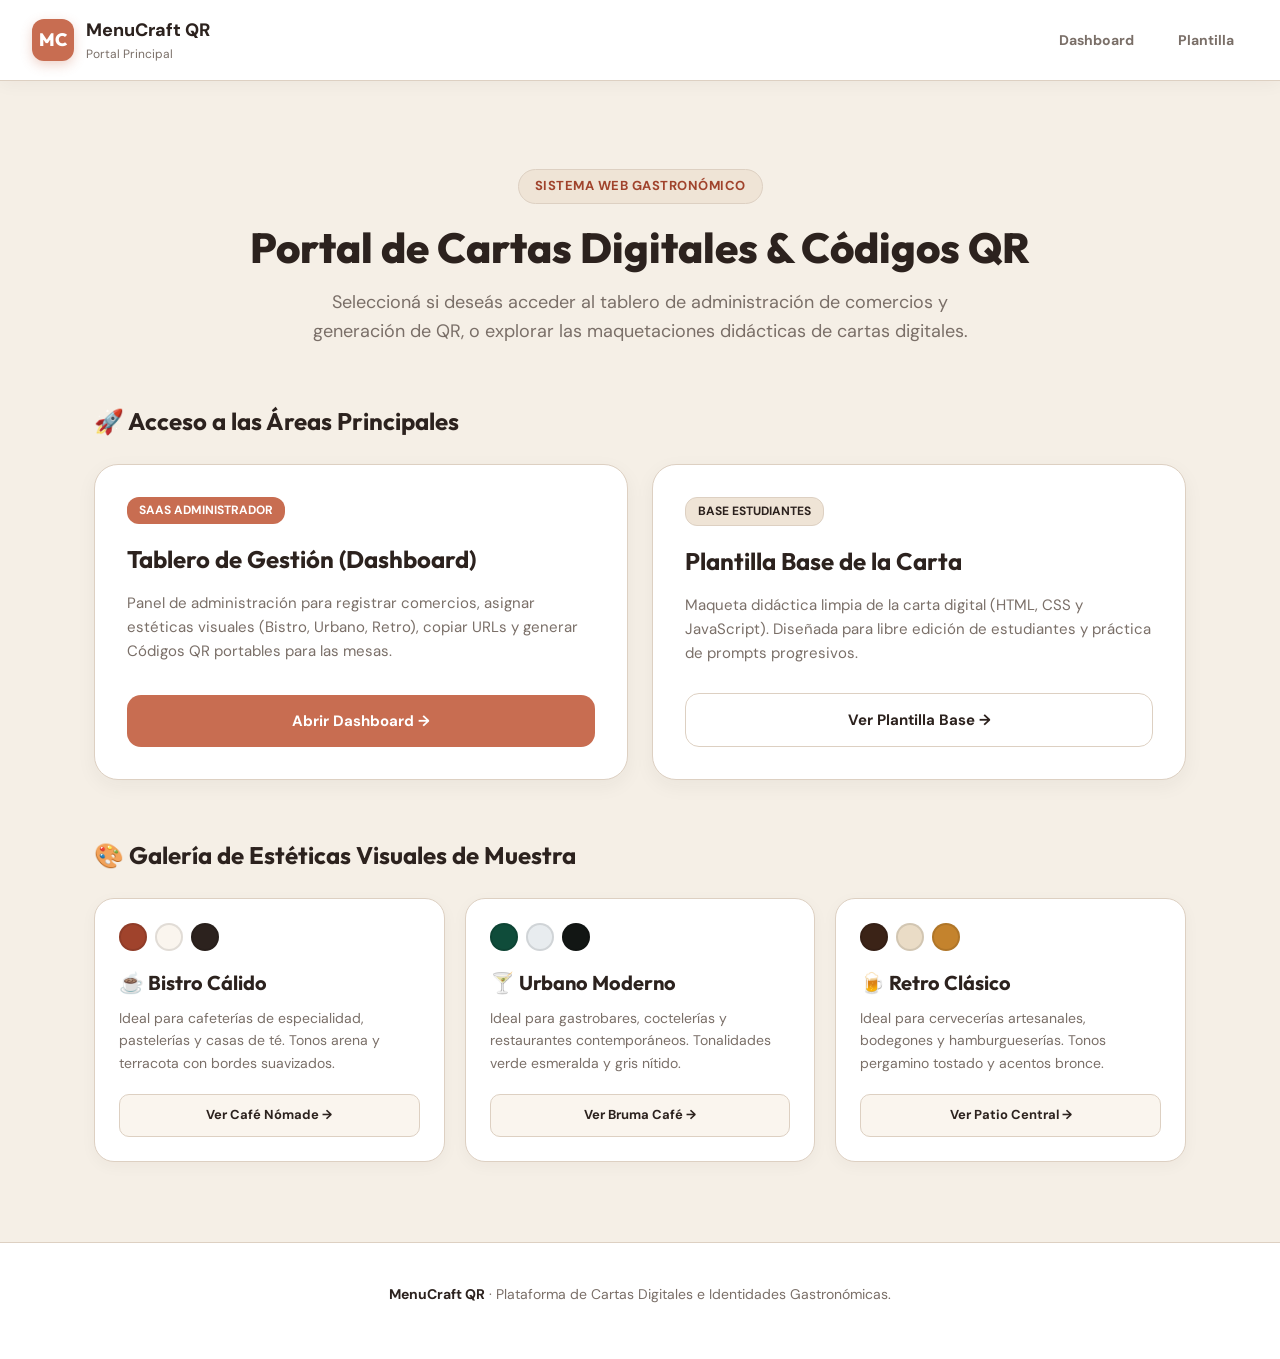
<file: index.html>
<!doctype html>
<html lang="es">
  <head>
    <meta charset="UTF-8" />
    <meta name="viewport" content="width=device-width, initial-scale=1.0" />
    <meta
      name="description"
      content="Portal principal de MenuCraft QR. Accedé al panel de administración o explorá las maquetaciones y estéticas gastronómicas."
    />
    <title>MenuCraft QR | Portal de Cartas Digitales</title>

    <!-- FUENTES GOOGLE: Outfit para títulos elegantes y DM Sans para el cuerpo de texto -->
    <link rel="preconnect" href="https://fonts.googleapis.com" />
    <link rel="preconnect" href="https://fonts.gstatic.com" crossorigin />
    <link
      href="https://fonts.googleapis.com/css2?family=DM+Sans:wght@400;500;600;700&family=Outfit:wght@500;600;700;800&display=swap"
      rel="stylesheet"
    />

    <style>
      /* ===========================================================================
         SISTEMA DE DISEÑO: CRAFT STUDIO / WARM MINIMALIST
         =========================================================================== */
      * { box-sizing: border-box; }
      html { font-size: 100%; scroll-behavior: smooth; }
      
      body {
        margin: 0px;
        min-width: 320px;
        color: #2C221E;
        background-color: #F5EFE6; /* Fondo arena cálido */
        font-family: "DM Sans", sans-serif;
        font-size: 16px;
        line-height: 1.6;
      }

      h1, h2, h3, h4, p { margin-top: 0px; }
      h1, h2, h3, h4 { font-family: "Outfit", sans-serif; }

      /* BARRA SUPERIOR (TOPBAR) */
      .topbar {
        display: flex;
        align-items: center;
        justify-content: space-between;
        padding: 16px 32px;
        background-color: #FFFFFF;
        border-bottom: 1px solid #DDD0C2;
        position: sticky;
        top: 0px;
        z-index: 100;
        box-shadow: 0px 4px 16px rgba(44, 34, 30, 0.04);
      }

      .brand {
        display: flex;
        align-items: center;
        gap: 12px;
        text-decoration: none;
        color: #2C221E;
      }

      .brand__mark {
        display: flex;
        align-items: center;
        justify-content: center;
        width: 42px;
        height: 42px;
        border-radius: 12px;
        background-color: #C86D51; /* Terracota principal */
        color: #FFFFFF;
        font-family: "Outfit", sans-serif;
        font-weight: 800;
        font-size: 18px;
        box-shadow: 0px 4px 12px rgba(200, 109, 81, 0.3);
      }

      .brand strong { display: block; font-size: 18px; font-weight: 800; }
      .brand small { display: block; color: #7A6F68; font-size: 12px; }

      .nav-links {
        display: flex;
        align-items: center;
        gap: 16px;
      }

      .nav-link {
        color: #7A6F68;
        text-decoration: none;
        font-size: 14px;
        font-weight: 700;
        padding: 8px 14px;
        border-radius: 10px;
        transition: background-color 0.2s ease, color 0.2s ease;
      }
      .nav-link:hover { color: #2C221E; background-color: #EFE4D6; }

      /* PAGE SHELL */
      .container {
        width: 100%;
        max-width: 1140px;
        margin-left: auto;
        margin-right: auto;
        padding: 40px 24px 80px 24px;
      }

      /* HERO SECTION */
      .hero {
        text-align: center;
        padding: 48px 16px 56px 16px;
      }

      .hero__eyebrow {
        display: inline-block;
        padding: 6px 16px;
        border-radius: 20px;
        border: 1px solid #DDD0C2;
        background-color: #EFE4D6;
        color: #A0432C;
        font-size: 13px;
        font-weight: 700;
        text-transform: uppercase;
        letter-spacing: 0.5px;
        margin-bottom: 20px;
      }

      .hero h1 {
        font-size: 42px;
        font-weight: 800;
        line-height: 1.15;
        margin-bottom: 16px;
        color: #2C221E;
      }

      .hero p {
        max-width: 680px;
        margin-left: auto;
        margin-right: auto;
        color: #7A6F68;
        font-size: 18px;
        margin-bottom: 0px;
      }

      /* SECCIÓN ZONAS DE ACCESO (GRID DE 2 COLUMNAS) */
      .section-title {
        font-size: 24px;
        font-weight: 700;
        color: #2C221E;
        margin-bottom: 24px;
        display: flex;
        align-items: center;
        gap: 10px;
      }

      .main-grid {
        display: grid;
        grid-template-columns: repeat(auto-fit, minmax(320px, 1fr));
        gap: 24px;
        margin-bottom: 56px;
      }

      .access-card {
        display: flex;
        flex-direction: column;
        padding: 32px;
        border-radius: 24px;
        background-color: #FFFFFF;
        border: 1px solid #DDD0C2;
        box-shadow: 0px 6px 20px rgba(44, 34, 30, 0.05);
        transition: transform 0.25s ease, border-color 0.25s ease, box-shadow 0.25s ease;
        position: relative;
        overflow: hidden;
      }

      .access-card:hover {
        transform: translateY(-6px);
        border-color: #C86D51;
        box-shadow: 0px 16px 36px rgba(44, 34, 30, 0.1);
      }

      .card-badge {
        align-self: flex-start;
        padding: 4px 12px;
        border-radius: 12px;
        font-size: 12px;
        font-weight: 700;
        text-transform: uppercase;
        margin-bottom: 16px;
      }

      .card-badge--terracota { color: #FFFFFF; background-color: #C86D51; }
      .card-badge--taupe { color: #2C221E; background-color: #EFE4D6; border: 1px solid #DDD0C2; }

      .access-card h2 {
        font-size: 24px;
        font-weight: 700;
        margin-bottom: 12px;
        color: #2C221E;
      }

      .access-card p {
        color: #7A6F68;
        font-size: 15px;
        margin-bottom: 28px;
        flex-grow: 1;
      }

      .btn-action {
        display: inline-flex;
        align-items: center;
        justify-content: center;
        gap: 8px;
        padding: 14px 24px;
        border-radius: 14px;
        font-weight: 700;
        font-size: 15px;
        text-decoration: none;
        transition: background-color 0.2s ease, border-color 0.2s ease;
      }

      .btn-action--primary {
        background-color: #C86D51;
        color: #FFFFFF;
      }
      .btn-action--primary:hover { background-color: #A0432C; }

      .btn-action--secondary {
        background-color: #FFFFFF;
        color: #2C221E;
        border: 1px solid #DDD0C2;
      }
      .btn-action--secondary:hover { background-color: #F5EFE6; border-color: #C86D51; }

      /* SECCIÓN DE ESTÉTICAS VISUALES (GRID DE 3 COLUMNAS) */
      .themes-grid {
        display: grid;
        grid-template-columns: repeat(auto-fit, minmax(280px, 1fr));
        gap: 20px;
      }

      .theme-preview-card {
        display: flex;
        flex-direction: column;
        padding: 24px;
        border-radius: 20px;
        background-color: #FFFFFF;
        border: 1px solid #DDD0C2;
        box-shadow: 0px 4px 16px rgba(44, 34, 30, 0.04);
        transition: transform 0.2s ease, border-color 0.2s ease;
      }

      .theme-preview-card:hover {
        transform: translateY(-4px);
        border-color: #C86D51;
      }

      .swatches {
        display: flex;
        gap: 8px;
        margin-bottom: 16px;
      }

      .swatch {
        width: 28px;
        height: 28px;
        border-radius: 50%;
        border: 2px solid rgba(0, 0, 0, 0.1);
      }

      .theme-preview-card h3 {
        font-size: 20px;
        font-weight: 700;
        margin-bottom: 8px;
        color: #2C221E;
      }

      .theme-preview-card p {
        color: #7A6F68;
        font-size: 14px;
        margin-bottom: 20px;
        flex-grow: 1;
      }

      .btn-theme-link {
        display: inline-flex;
        align-items: center;
        justify-content: center;
        padding: 10px 18px;
        border-radius: 10px;
        background-color: #FAF5EE;
        border: 1px solid #DDD0C2;
        color: #2C221E;
        text-decoration: none;
        font-size: 13px;
        font-weight: 700;
        transition: background-color 0.2s ease, border-color 0.2s ease;
      }
      .btn-theme-link:hover { background-color: #C86D51; color: #FFFFFF; border-color: #C86D51; }

      /* FOOTER */
      footer {
        padding: 40px 24px;
        text-align: center;
        background-color: #FFFFFF;
        border-top: 1px solid #DDD0C2;
        color: #7A6F68;
        font-size: 14px;
      }
      footer strong { color: #2C221E; }

      @media (max-width: 600px) {
        .topbar { padding: 16px; }
        .hero h1 { font-size: 32px; }
        .hero p { font-size: 16px; }
        .container { padding-top: 24px; }
      }
    </style>
  </head>
  <body>

    <!-- BARRA SUPERIOR (TOPBAR) -->
    <header class="topbar">
      <a class="brand" href="index.html">
        <span class="brand__mark" aria-hidden="true">MC</span>
        <span>
          <strong>MenuCraft QR</strong>
          <small>Portal Principal</small>
        </span>
      </a>

      <nav class="nav-links">
        <a class="nav-link" href="dashboard/index.html">Dashboard</a>
        <a class="nav-link" href="plantilla-comercio/index.html">Plantilla</a>
      </nav>
    </header>

    <!-- CONTENEDOR PRINCIPAL -->
    <div class="container">
      
      <!-- HERO DE BIENVENIDA -->
      <header class="hero">
        <span class="hero__eyebrow">Sistema Web Gastronómico</span>
        <h1>Portal de Cartas Digitales & Códigos QR</h1>
        <p>
          Seleccioná si deseás acceder al tablero de administración de comercios y generación de QR, o explorar las maquetaciones didácticas de cartas digitales.
        </p>
      </header>

      <!-- ZONA DE ACCESO PRINCIPAL -->
      <section aria-labelledby="section-access-title">
        <h2 id="section-access-title" class="section-title">
          <span>🚀 Acceso a las Áreas Principales</span>
        </h2>

        <div class="main-grid">
          <!-- CARD 1: DASHBOARD -->
          <article class="access-card">
            <span class="card-badge card-badge--terracota">SaaS Administrador</span>
            <h2>Tablero de Gestión (Dashboard)</h2>
            <p>
              Panel de administración para registrar comercios, asignar estéticas visuales (Bistro, Urbano, Retro), copiar URLs y generar Códigos QR portables para las mesas.
            </p>
            <a class="btn-action btn-action--primary" href="dashboard/index.html">
              Abrir Dashboard →
            </a>
          </article>

          <!-- CARD 2: PLANTILLA ALUMNOS -->
          <article class="access-card">
            <span class="card-badge card-badge--taupe">Base Estudiantes</span>
            <h2>Plantilla Base de la Carta</h2>
            <p>
              Maqueta didáctica limpia de la carta digital (HTML, CSS y JavaScript). Diseñada para libre edición de estudiantes y práctica de prompts progresivos.
            </p>
            <a class="btn-action btn-action--secondary" href="plantilla-comercio/index.html">
              Ver Plantilla Base →
            </a>
          </article>
        </div>
      </section>

      <!-- SECCIÓN DE ESTÉTICAS VISUALES DEMO -->
      <section aria-labelledby="section-themes-title">
        <h2 id="section-themes-title" class="section-title">
          <span>🎨 Galería de Estéticas Visuales de Muestra</span>
        </h2>

        <div class="themes-grid">
          <!-- TEMA 1: BISTRO CÁLIDO -->
          <article class="theme-preview-card">
            <div class="swatches">
              <span class="swatch" style="background-color: #A0432C;" title="Terracota"></span>
              <span class="swatch" style="background-color: #FAF5EE;" title="Arena"></span>
              <span class="swatch" style="background-color: #2C221E;" title="Marrón"></span>
            </div>
            <h3>☕ Bistro Cálido</h3>
            <p>Ideal para cafeterías de especialidad, pastelerías y casas de té. Tonos arena y terracota con bordes suavizados.</p>
            <a class="btn-theme-link" href="comercios/cafe-nomade/index.html">
              Ver Café Nómade →
            </a>
          </article>

          <!-- TEMA 2: URBANO MODERNO -->
          <article class="theme-preview-card">
            <div class="swatches">
              <span class="swatch" style="background-color: #0F4C3A;" title="Verde Esmeralda"></span>
              <span class="swatch" style="background-color: #E8ECEF;" title="Gris Pizarra"></span>
              <span class="swatch" style="background-color: #121614;" title="Grafito"></span>
            </div>
            <h3>🍸 Urbano Moderno</h3>
            <p>Ideal para gastrobares, coctelerías y restaurantes contemporáneos. Tonalidades verde esmeralda y gris nítido.</p>
            <a class="btn-theme-link" href="comercios/bruma-cafe/index.html">
              Ver Bruma Café →
            </a>
          </article>

          <!-- TEMA 3: RETRO CLÁSICO -->
          <article class="theme-preview-card">
            <div class="swatches">
              <span class="swatch" style="background-color: #3B2317;" title="Madera"></span>
              <span class="swatch" style="background-color: #EADCC6;" title="Pergamino"></span>
              <span class="swatch" style="background-color: #C4832D;" title="Ámbar"></span>
            </div>
            <h3>🍺 Retro Clásico</h3>
            <p>Ideal para cervecerías artesanales, bodegones y hamburgueserías. Tonos pergamino tostado y acentos bronce.</p>
            <a class="btn-theme-link" href="comercios/patio-central/index.html">
              Ver Patio Central →
            </a>
          </article>
        </div>
      </section>

    </div>

    <!-- PIE DE PÁGINA -->
    <footer>
      <p>
        <strong>MenuCraft QR</strong> · Plataforma de Cartas Digitales e Identidades Gastronómicas.
      </p>
    </footer>

  </body>
</html>
</file>
